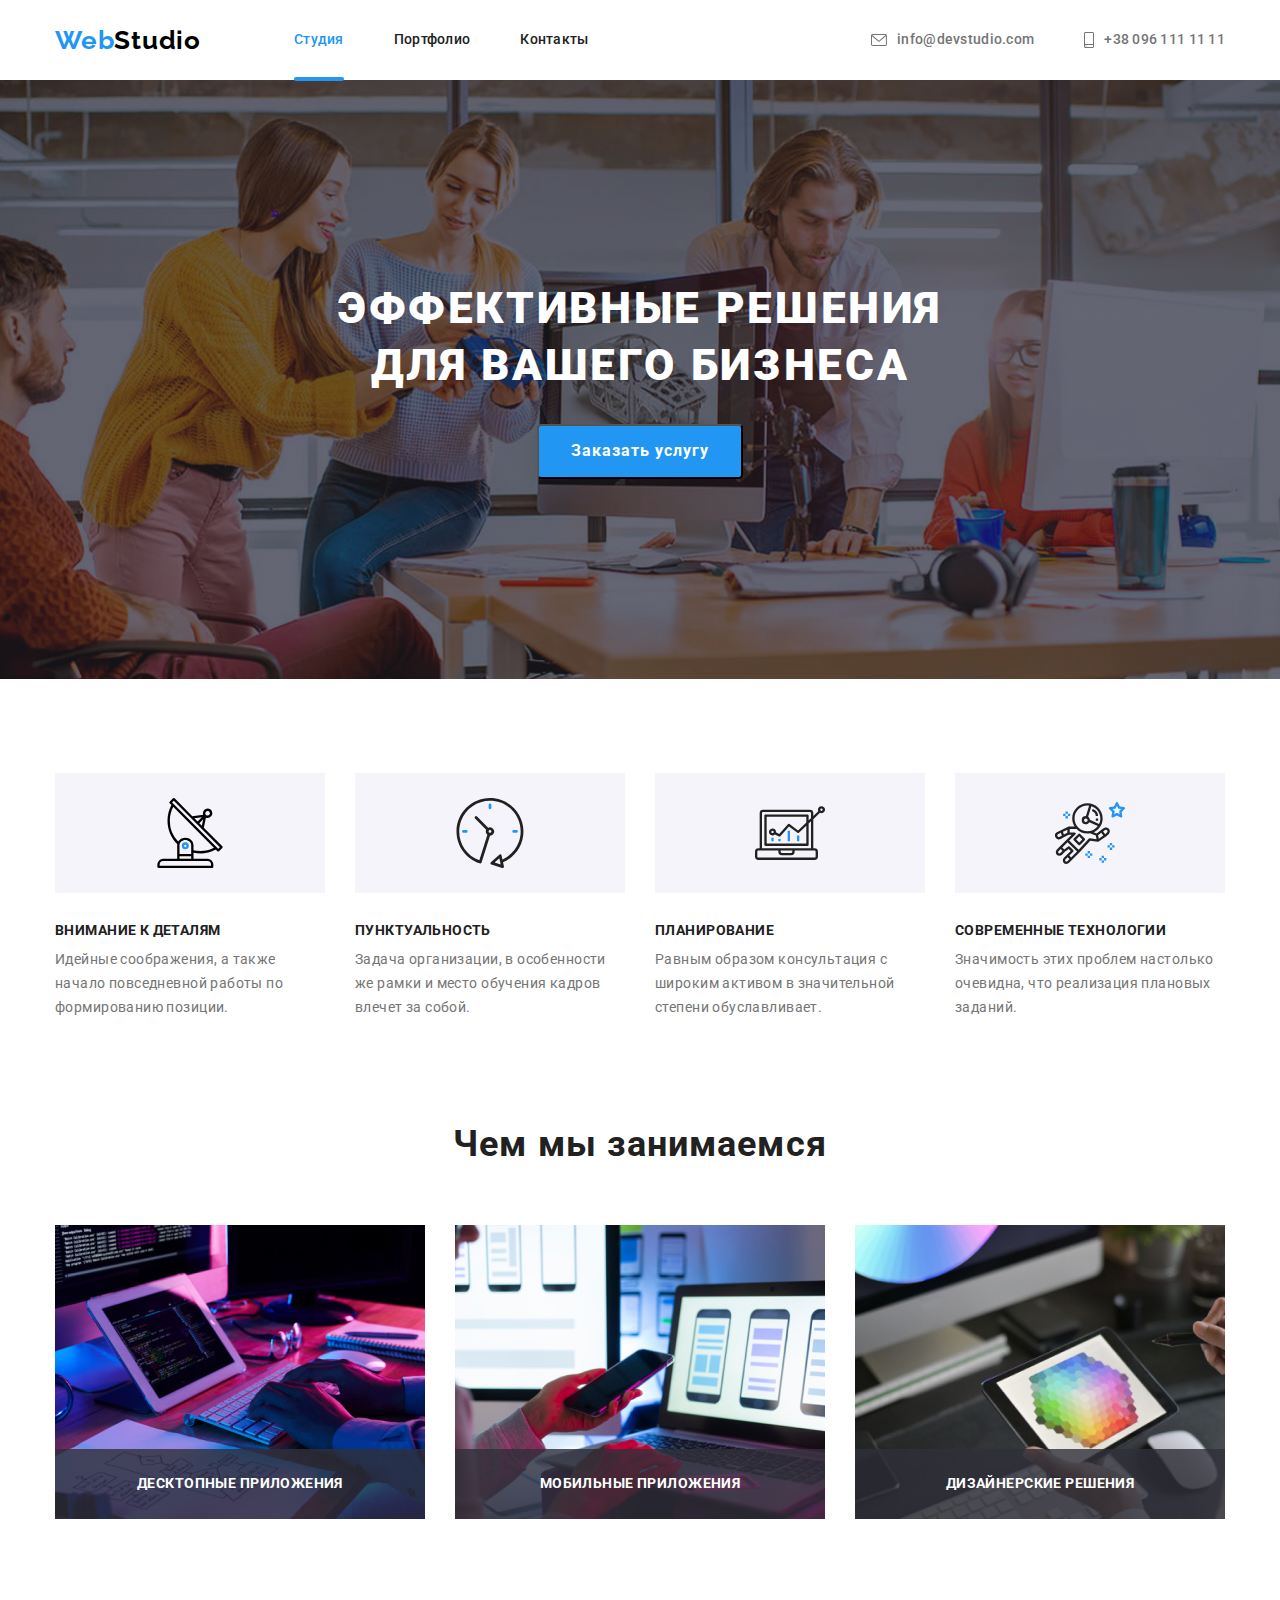
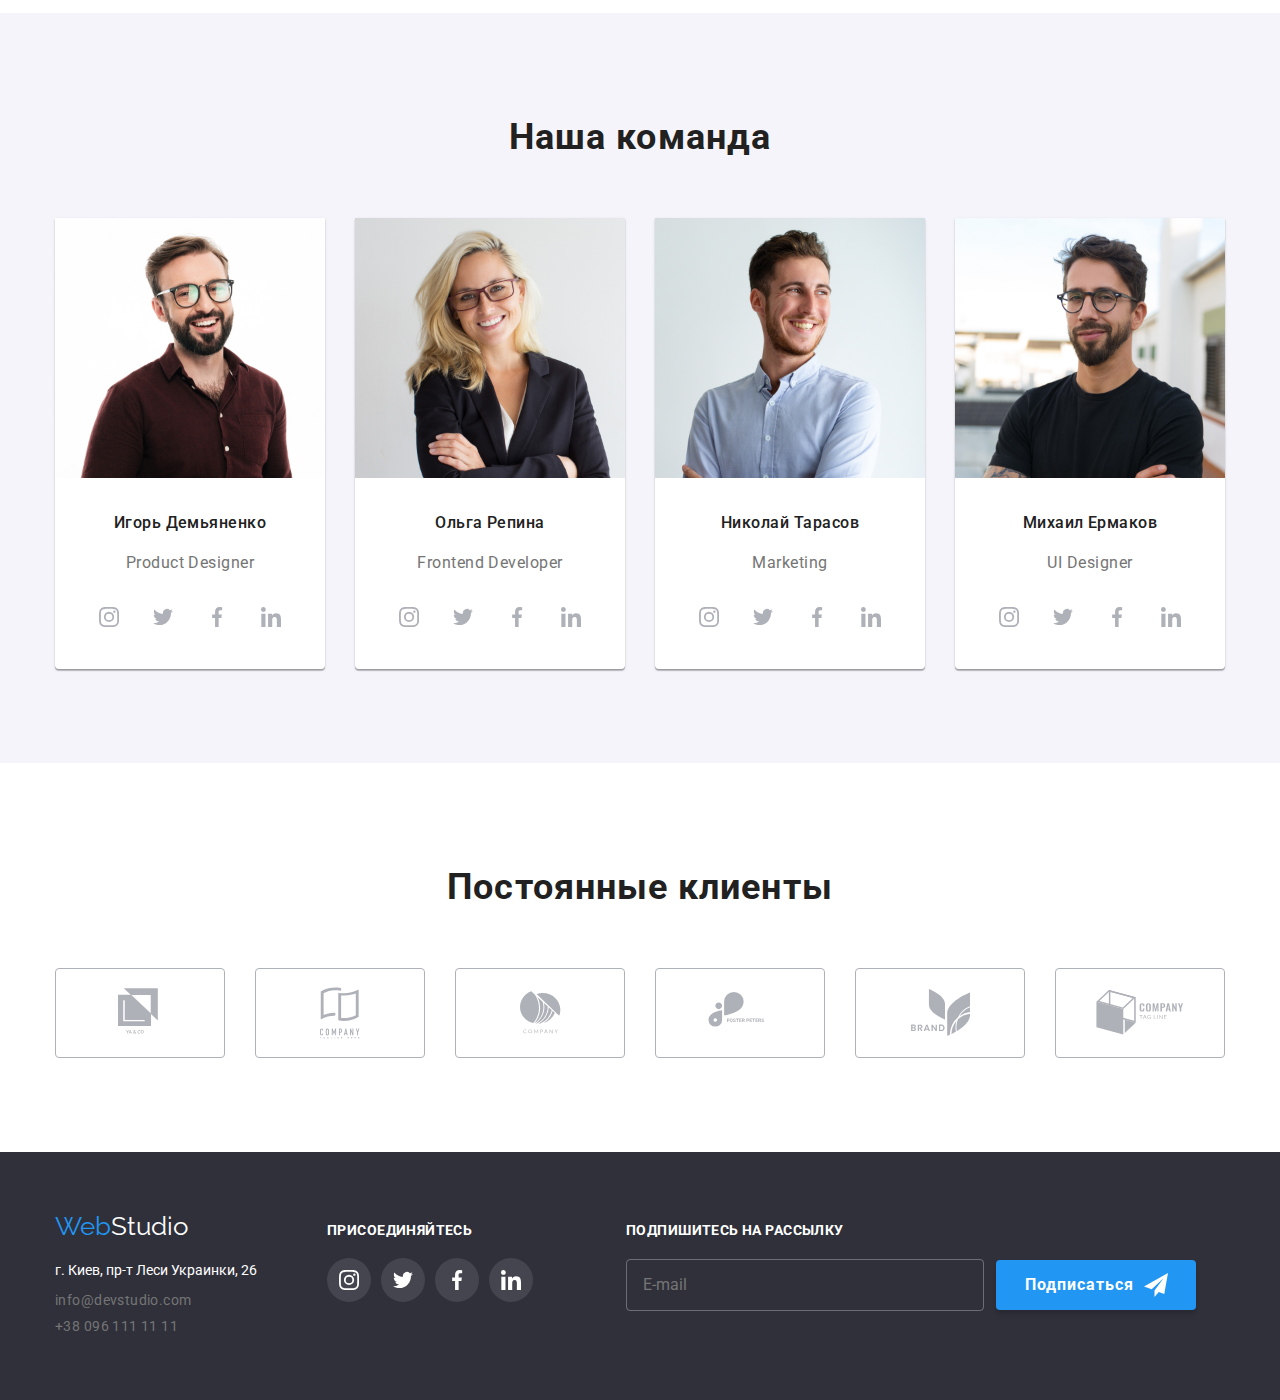
<file: index.html>
<!DOCTYPE html>
<html lang="ru">
  <head>
    <meta charset="UTF-8" />
    <meta name="viewport" content="width=device-width, initial-scale=1.0" />
    <title>Студия</title>
    <link rel="preconnect" href="https://fonts.gstatic.com" />
    <link
      href="https://fonts.googleapis.com/css2?family=Raleway:wght@700&family=Roboto:wght@400;500;700;900&display=swap"
      rel="stylesheet"
    />
    <link
      rel="stylesheet"
      href="https://cdnjs.cloudflare.com/ajax/libs/modern-normalize/1.0.0/modern-normalize.min.css"
    />
    <link rel="stylesheet" href="./css/styles.css" />
  </head>
  <body class="page">
    <!-- Шапка сайта -->
    <header class="header">
      <div class="container">
        <nav class="navigation">
          <a href="./" class="logo link"
            ><span class="part-logo">Web</span>Studio</a
          >

          <ul class="site-nav list">
            <li><a href="" class="link current">Студия</a></li>
            <li><a href="./portfolio.html" class="link">Портфолио</a></li>
            <li><a href="" class="link">Контакты</a></li>
          </ul>
        </nav>

        <ul class="nav-address list">
          <li class="address-item">
            <a href="mailto:info@devstudio.com" class="nav-link">
              <svg class="nav-address-icons" width="16" height="12">
                <use href="images/icons.svg#envelope"></use>
              </svg>
              info@devstudio.com</a
            >
          </li>

          <li class="address-item">
            <a href="tel:+380961111111" class="nav-link">
              <svg class="nav-address-icons" width="10" height="16">
                <use href="images/icons.svg#smartphone"></use>
              </svg>
              +38 096 111 11 11</a
            >
          </li>
        </ul>
      </div>
    </header>

    <main>
      <!-- герой -->
      <section class="hero">
        <div class="hero-position">
          <h1 class="hero-title">Эффективные решения для вашего бизнеса</h1>
          <button data-modal-open type="button" class="hero-text">
            Заказать услугу
          </button>
        </div>
      </section>

      <!-- Преимущества -->
      <section class="advantages">
        <div class="container">
          <h2 class="title visually-hidden">Наши преемущества</h2>
          <ul class="list-advantages list">
            <li class="advantages-item">
              <div class="advantages-box">
                <svg width="70" height="70">
                  <use href="images/icons.svg#antenna"></use>
                </svg>
              </div>
              <h3 class="title">Внимание к деталям</h3>
              <p class="text">
                Идейные соображения, а также начало повседневной работы по
                формированию позиции.
              </p>
            </li>

            <li class="advantages-item">
              <div class="advantages-box">
                <svg width="70" height="70">
                  <use href="images/icons.svg#clock"></use>
                </svg>
              </div>
              <h3 class="title">Пунктуальность</h3>
              <p class="text">
                Задача организации, в особенности же рамки и место обучения
                кадров влечет за собой.
              </p>
            </li>

            <li class="advantages-item">
              <div class="advantages-box">
                <svg width="70" height="70">
                  <use href="images/icons.svg#diagram"></use>
                </svg>
              </div>
              <h3 class="title">Планирование</h3>
              <p class="text">
                Равным образом консультация с широким активом в значительной
                степени обуславливает.
              </p>
            </li>

            <li class="advantages-item">
              <div class="advantages-box">
                <svg width="70" height="70">
                  <use href="images/icons.svg#astronaut"></use>
                </svg>
              </div>
              <h3 class="title">Современные технологии</h3>
              <p class="text">
                Значимость этих проблем настолько очевидна, что реализация
                плановых заданий.
              </p>
            </li>
          </ul>
        </div>
      </section>

      <!-- Чем занимаемся  -->
      <section class="occupation">
        <div class="container">
          <h2 class="title">Чем мы занимаемся</h2>
          <ul class="list-occupation list">
            <li class="occupation-item">
              <div class="occupation-thumb">
                <img src="./images/box-1.jpg" alt="Человек печатает что-то" />
                <div class="occupation-overlay">Десктопные приложения</div>
              </div>
            </li>

            <li class="occupation-item">
              <div class="occupation-thumb">
                <img
                  src="./images/box-2.jpg"
                  alt="Человек держит в руках телефон"
                />
                <div class="occupation-overlay">Мобильные приложения</div>
              </div>
            </li>

            <li class="occupation-item">
              <div class="occupation-thumb">
                <img
                  src="./images/box-3.jpg"
                  alt="Человек держит в руках планшет с палеткой цветов"
                />
                <div class="occupation-overlay">Дизайнерские решения</div>
              </div>
            </li>
          </ul>
        </div>
      </section>

      <!-- Наша команда -->
      <section class="team">
        <div class="container">
          <h2 class="title main-title">Наша команда</h2>

          <ul class="list-team list">
            <li class="team-item">
              <img
                src="./images/person-1.jpg"
                alt="фото дизайнера"
                width="270"
              />
              <div class="team-container">
                <h3 class="title sub-title">Игорь Демьяненко</h3>
                <p lang="en" class="team-text">Product Designer</p>
                <ul class="social-list list">
                  <li class="social-item">
                    <a href="" class="social-link">
                      <svg class="social-icon" width="20" height="20">
                        <use href="images/icons.svg#instagram"></use>
                      </svg>
                    </a>
                  </li>

                  <li class="social-item">
                    <a href="" class="social-link">
                      <svg class="social-icon" width="20" height="20">
                        <use href="images/icons.svg#twitter"></use>
                      </svg>
                    </a>
                  </li>

                  <li class="social-item">
                    <a href="" class="social-link">
                      <svg class="social-icon" width="20" height="20">
                        <use href="images/icons.svg#facebook"></use>
                      </svg>
                    </a>
                  </li>

                  <li class="social-item">
                    <a href="" class="social-link">
                      <svg class="social-icon" width="20" height="20">
                        <use href="images/icons.svg#linkedin"></use>
                      </svg>
                    </a>
                  </li>
                </ul>
              </div>
            </li>

            <li class="team-item">
              <img
                src="./images/person-2.jpg"
                alt="фото фронтенд разработчика"
                width="270"
              />
              <div class="team-container">
                <h3 class="title sub-title">Ольга Репина</h3>
                <p lang="en" class="team-text">Frontend Developer</p>

                <ul class="social-list list">
                  <li class="social-item">
                    <a href="" class="social-link">
                      <svg class="social-icon" width="20" height="20">
                        <use href="images/icons.svg#instagram"></use>
                      </svg>
                    </a>
                  </li>

                  <li class="social-item">
                    <a href="" class="social-link">
                      <svg class="social-icon" width="20" height="20">
                        <use href="images/icons.svg#twitter"></use>
                      </svg>
                    </a>
                  </li>

                  <li class="social-item">
                    <a href="" class="social-link">
                      <svg class="social-icon" width="20" height="20">
                        <use href="images/icons.svg#facebook"></use>
                      </svg>
                    </a>
                  </li>

                  <li class="social-item">
                    <a href="" class="social-link">
                      <svg class="social-icon" width="20" height="20">
                        <use href="images/icons.svg#linkedin"></use>
                      </svg>
                    </a>
                  </li>
                </ul>
              </div>
            </li>

            <li class="team-item">
              <img
                src="./images/person-3.jpg"
                alt="фото маркетолога"
                width="270"
              />
              <div class="team-container">
                <h3 class="title sub-title">Николай Тарасов</h3>
                <p lang="en" class="team-text">Marketing</p>

                <ul class="social-list list">
                  <li class="social-item">
                    <a href="" class="social-link">
                      <svg class="social-icon" width="20" height="20">
                        <use href="images/icons.svg#instagram"></use>
                      </svg>
                    </a>
                  </li>

                  <li class="social-item">
                    <a href="" class="social-link">
                      <svg class="social-icon" width="20" height="20">
                        <use href="images/icons.svg#twitter"></use>
                      </svg>
                    </a>
                  </li>

                  <li class="social-item">
                    <a href="" class="social-link">
                      <svg class="social-icon" width="20" height="20">
                        <use href="images/icons.svg#facebook"></use>
                      </svg>
                    </a>
                  </li>

                  <li class="social-item">
                    <a href="" class="social-link">
                      <svg class="social-icon" width="20" height="20">
                        <use href="images/icons.svg#linkedin"></use>
                      </svg>
                    </a>
                  </li>
                </ul>
              </div>
            </li>

            <li class="team-item">
              <img
                src="./images/person-4.jpg"
                alt="фото дизайнера"
                width="270"
              />
              <div class="team-container">
                <h3 class="title sub-title">Михаил Ермаков</h3>
                <p lang="en" class="team-text">UI Designer</p>

                <ul class="social-list list">
                  <li class="social-item">
                    <a href="" class="social-link">
                      <svg class="social-icon" width="20" height="20">
                        <use href="images/icons.svg#instagram"></use>
                      </svg>
                    </a>
                  </li>

                  <li class="social-item">
                    <a href="" class="social-link">
                      <svg class="social-icon" width="20" height="20">
                        <use href="images/icons.svg#twitter"></use>
                      </svg>
                    </a>
                  </li>

                  <li class="social-item">
                    <a href="" class="social-link">
                      <svg class="social-icon" width="20" height="20">
                        <use href="images/icons.svg#facebook"></use>
                      </svg>
                    </a>
                  </li>

                  <li class="social-item">
                    <a href="" class="social-link">
                      <svg class="social-icon" width="20" height="20">
                        <use href="images/icons.svg#linkedin"></use>
                      </svg>
                    </a>
                  </li>
                </ul>
              </div>
            </li>
          </ul>
        </div>
      </section>
    </main>

    <section class="regular">
      <div class="container">
        <h2 class="title-regular title">Постоянные клиенты</h2>

        <ul class="clients-list list">
          <li class="clients-item">
            <a href="" class="clients-link">
              <svg class="clients-icon" width="44" height="49">
                <use href="images/icons.svg#logo-1"></use>
              </svg>
            </a>
          </li>

          <li class="clients-item">
            <a href="" class="clients-link">
              <svg class="clients-icon" width="40" height="52">
                <use href="images/icons.svg#logo-2"></use>
              </svg>
            </a>
          </li>

          <li class="clients-item">
            <a href="" class="clients-link">
              <svg class="clients-icon" width="41" height="43">
                <use href="images/icons.svg#logo-3"></use>
              </svg>
            </a>
          </li>

          <li class="clients-item">
            <a href="" class="clients-link">
              <svg class="clients-icon" width="80" height="42">
                <use href="images/icons.svg#logo-4"></use>
              </svg>
            </a>
          </li>

          <li class="clients-item">
            <a href="" class="clients-link">
              <svg class="clients-icon" width="59" height="47">
                <use href="images/icons.svg#logo-5"></use>
              </svg>
            </a>
          </li>

          <li class="clients-item">
            <a href="" class="clients-link">
              <svg class="clients-icon" width="88" height="45">
                <use href="images/icons.svg#logo-6"></use>
              </svg>
            </a>
          </li>
        </ul>
      </div>
    </section>

    <!-- Футер -->
    <footer class="footer">
      <div class="container">
        <div class="container-main">
          <a href="./index.html" class="footer-logo link"
            ><span class="part-logo">Web</span>Studio</a
          >
          <address class="footer-address">
            <p class="footer-text">г. Киев, пр-т Леси Украинки, 26</p>
            <a href="mailto:info@devstudio.com" class="link"
              >info@devstudio.com</a
            >
            <a href="tel:+380961111111" class="link">+38 096 111 11 11</a>
          </address>
        </div>

        <div class="join-container">
          <p class="join-text">присоединяйтесь</p>
          <ul class="join-list list">
            <li class="social-item">
              <a href="" class="footer-social">
                <svg class="social-icon" width="20" height="20">
                  <use href="images/icons.svg#instagram"></use>
                </svg>
              </a>
            </li>

            <li class="social-item">
              <a href="" class="footer-social">
                <svg class="social-icon" width="20" height="20">
                  <use href="images/icons.svg#twitter"></use>
                </svg>
              </a>
            </li>

            <li class="social-item">
              <a href="" class="footer-social">
                <svg class="social-icon" width="20" height="20">
                  <use href="images/icons.svg#facebook"></use>
                </svg>
              </a>
            </li>

            <li class="social-item">
              <a href="" class="footer-social">
                <svg class="social-icon" width="20" height="20">
                  <use href="images/icons.svg#linkedin"></use>
                </svg>
              </a>
            </li>
          </ul>
        </div>

        <div class="subscribe-container">
          <label for="mail" class="subscribe-label"
            >Подпишитесь на рассылку</label
          >
          <form class="subscribe-form">
            <div class="input-wrapper">
              <input type="text" name="mail" id="mail" placeholder="E-mail" />
            </div>

            <button type="submit" class="subscribe-button">
              Подписаться
              <svg width="24" height="24" class="icon-send">
                <use href="./images/icons.svg#icon-send"></use>
              </svg>
            </button>
          </form>
        </div>
      </div>
    </footer>

    <!-- modal -->
    <div class="backdrop is-hidden" data-modal>
      <div class="modal">
        <button data-modal-close type="button" class="btn-modal">
          <svg width="11" height="11">
            <use href="./images/icons.svg#close"></use>
          </svg>
        </button>

        <b class="modal-title">Оставьте свои данные, мы вам перезвоним</b>
        <form class="signup-form">
          <div class="group">
            <label for="name" class="label">Имя</label>
            <div class="modal-input-wrapper">
              <input class="input" type="text" name="name" id="name" />
              <svg class="modal-icon" width="18" height="18">
                <use href="./images/icons.svg#person-black"></use>
              </svg>
            </div>
          </div>

          <div class="group">
            <label for="tel" class="label">Телефон</label>
            <div class="modal-input-wrapper">
              <input class="input" type="tel" name="tel" id="tel" />
              <svg class="modal-icon" width="18" height="18">
                <use href="./images/icons.svg#phone-black"></use>
              </svg>
            </div>
          </div>

          <div class="group">
            <label for="email" class="label">Почта</label>
            <div class="modal-input-wrapper">
              <input class="input" type="email" name="mail" id="email" />
              <svg class="modal-icon" width="18" height="18">
                <use href="./images/icons.svg#email-black"></use>
              </svg>
            </div>
          </div>

          <div class="group">
            <label for="comment" class="label">Комментарий</label>
            <div class="modal-input-wrapper">
              <textarea
                class="textarea"
                name="comment"
                id="comment"
                placeholder="Введите текст"
              ></textarea>
            </div>
          </div>

          <div class="check-box">
            <label class="check-box-label">
              <input class="check-box" type="checkbox" />
              <svg class="checkbox-icon" width="16" height="15">
                <use href="./images/icons.svg#icon-check"></use>
              </svg>
              Соглашаюсь с рассылкой и принимаю <a href="#">Условия договора</a>
            </label>
          </div>

          <button class="submit-button" type="submit">Отправить</button>
        </form>
      </div>
    </div>

    <script src="./js/modal.js"></script>
  </body>
</html>
</file>
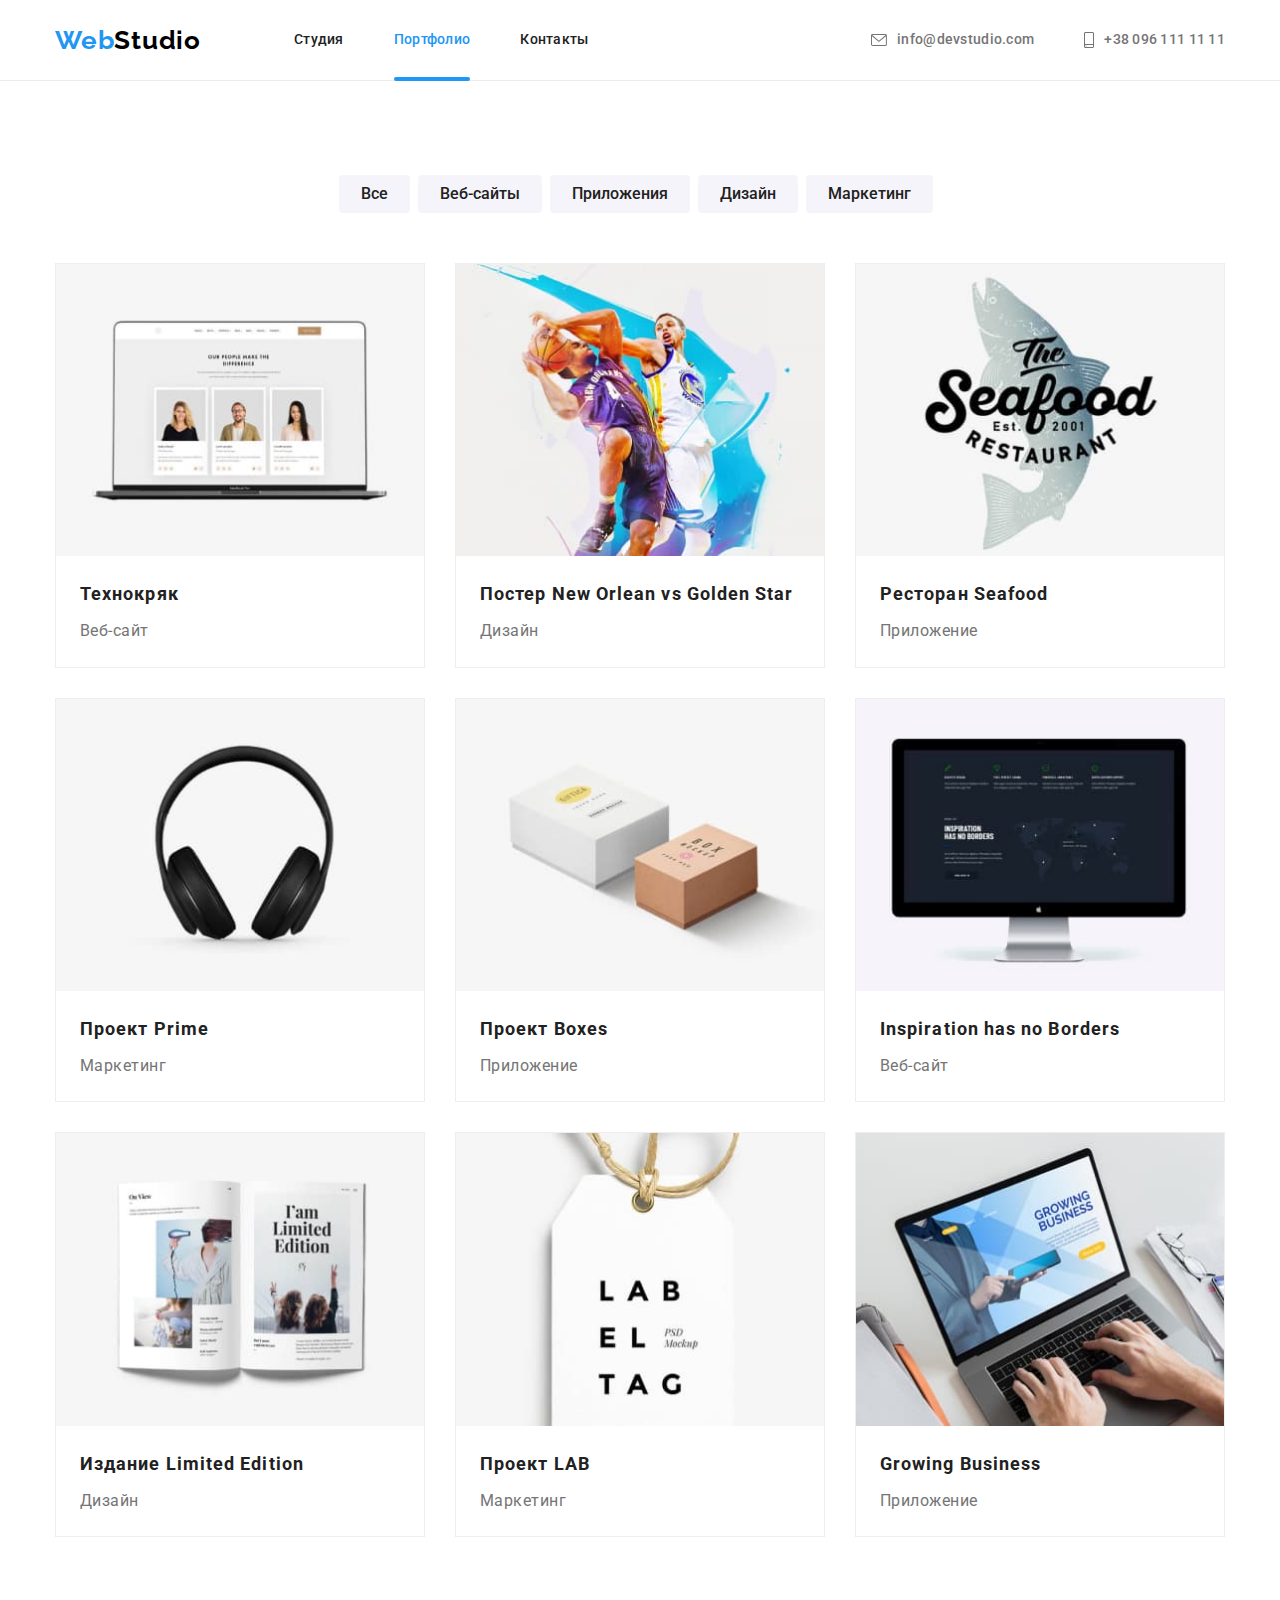
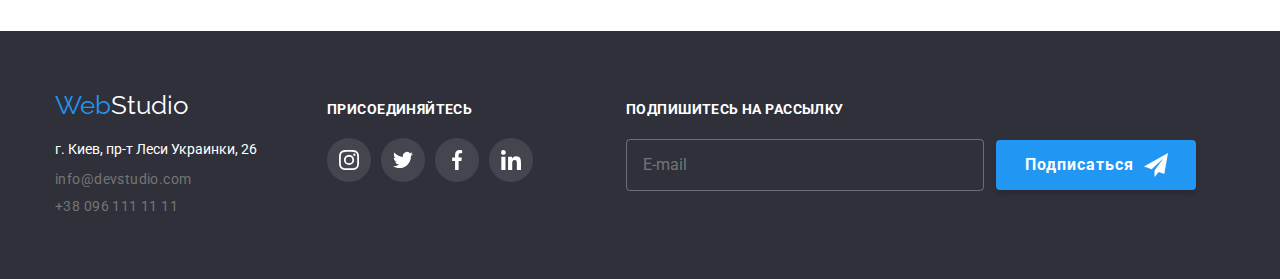
<file: portfolio.html>
<!DOCTYPE html>
<html lang="ru">
  <head>
    <meta charset="UTF-8" />
    <meta http-equiv="X-UA-Compatible" content="IE=edge" />
    <meta name="viewport" content="width=device-width, initial-scale=1.0" />
    <title>Портфолио</title>
    <link rel="preconnect" href="https://fonts.gstatic.com" />
    <link
      href="https://fonts.googleapis.com/css2?family=Raleway:wght@700&family=Roboto:wght@400;500;700;900&display=swap"
      rel="stylesheet"
    />
    <link
      rel="stylesheet"
      href="https://cdnjs.cloudflare.com/ajax/libs/modern-normalize/1.0.0/modern-normalize.min.css"
    />
    <link rel="stylesheet" href="./css/styles.css" />
  </head>

  <body class="page">
    <!-- Шапка сайта -->
    <header class="header header-portfolio">
      <div class="container">
        <nav class="navigation">
          <a href="./" class="logo link"
            ><span class="part-logo">Web</span>Studio</a
          >

          <ul class="site-nav list">
            <li><a href="./index.html" class="link">Студия</a></li>
            <li><a href="" class="link current">Портфолио</a></li>
            <li><a href="" class="link">Контакты</a></li>
          </ul>
        </nav>

        <ul class="nav-address list">
          <li class="address-item">
            <a href="mailto:info@devstudio.com" class="nav-link">
              <svg class="nav-address-icons" width="16" height="12">
                <use href="images/icons.svg#envelope"></use>
              </svg>
              info@devstudio.com</a
            >
          </li>

          <li class="address-item">
            <a href="tel:+380961111111" class="nav-link">
              <svg class="nav-address-icons" width="10" height="16">
                <use href="images/icons.svg#smartphone"></use>
              </svg>
              +38 096 111 11 11</a
            >
          </li>
        </ul>
      </div>
    </header>

    <main>
      <section class="portfolio">
        <div class="container">
          <h1 class="title visually-hidden">Примеры наших работ</h1>
          <ul class="list list-position">
            <li class="btn-item">
              <button type="button" class="button">Все</button>
            </li>
            <li class="btn-item">
              <button type="button" class="button">Веб-сайты</button>
            </li>
            <li class="btn-item">
              <button type="button" class="button">Приложения</button>
            </li>
            <li class="btn-item">
              <button type="button" class="button">Дизайн</button>
            </li>
            <li class="btn-item">
              <button type="button" class="button">Маркетинг</button>
            </li>
          </ul>

          <ul class="list card-set">
            <li class="item">
              <a href="" class="card link">
                <div class="card-thumb">
                  <img src="./portimages/img-1.jpg" alt="три человека" />
                  <div class="thumb-overlay">
                    Технокряк это современная площадка распространения
                    коронавируса. Компании используют эту платформу для
                    цифрового шпионажа и атак на защищённые сервера конкурентов.
                  </div>
                </div>

                <div class="card-content">
                  <h2 class="title card-heading">Технокряк</h2>
                  <p class="title-text card-text">Веб-сайт</p>
                </div>
              </a>
            </li>

            <li class="item">
              <a href="" class="card link">
                <div class="card-thumb">
                  <img
                    src="./portimages/img-2.jpg"
                    alt="два человека играют баскетбол"
                  />
                  <div class="thumb-overlay">
                    Технокряк это современная площадка распространения
                    коронавируса. Компании используют эту платформу для
                    цифрового шпионажа и атак на защищённые сервера конкурентов.
                  </div>
                </div>
                <div class="card-content">
                  <h2 class="title card-heading">
                    Постер New Orlean vs Golden Star
                  </h2>
                  <p class="title-text card-text">Дизайн</p>
                </div>
              </a>
            </li>

            <li class="item">
              <a href="" class="card link">
                <div class="card-thumb">
                  <img src="./portimages/img-3.jpg" alt="лого ресторана" />
                  <div class="thumb-overlay">
                    Технокряк это современная площадка распространения
                    коронавируса. Компании используют эту платформу для
                    цифрового шпионажа и атак на защищённые сервера конкурентов.
                  </div>
                </div>
                <div class="card-content">
                  <h2 class="title card-heading">Ресторан Seafood</h2>
                  <p class="title-text card-text">Приложение</p>
                </div>
              </a>
            </li>

            <li class="item">
              <a href="" class="card link">
                <div class="card-thumb">
                  <img src="./portimages/img-4.jpg" alt="наушники" />
                  <div class="thumb-overlay">
                    Технокряк это современная площадка распространения
                    коронавируса. Компании используют эту платформу для
                    цифрового шпионажа и атак на защищённые сервера конкурентов.
                  </div>
                </div>
                <div class="card-content">
                  <h2 class="title card-heading">Проект Prime</h2>
                  <p class="title-text card-text">Маркетинг</p>
                </div>
              </a>
            </li>

            <li class="item">
              <a href="" class="card link">
                <div class="card-thumb">
                  <img src="./portimages/img-5.jpg" alt="коробки" />
                  <div class="thumb-overlay">
                    Технокряк это современная площадка распространения
                    коронавируса. Компании используют эту платформу для
                    цифрового шпионажа и атак на защищённые сервера конкурентов.
                  </div>
                </div>
                <div class="card-content">
                  <h2 class="title card-heading">Проект Boxes</h2>
                  <p class="title-text card-text">Приложение</p>
                </div>
              </a>
            </li>

            <li class="item">
              <a href="" class="card link">
                <div class="card-thumb">
                  <img src="./portimages/img-6.jpg" alt="монитор" />
                  <div class="thumb-overlay">
                    Технокряк это современная площадка распространения
                    коронавируса. Компании используют эту платформу для
                    цифрового шпионажа и атак на защищённые сервера конкурентов.
                  </div>
                </div>
                <div class="card-content">
                  <h2 class="title card-heading">Inspiration has no Borders</h2>
                  <p class="title-text card-text">Веб-сайт</p>
                </div>
              </a>
            </li>

            <li class="item">
              <a href="" class="card link">
                <div class="card-thumb">
                  <img src="./portimages/img-7.jpg" alt="журнал" />
                  <div class="thumb-overlay">
                    Технокряк это современная площадка распространения
                    коронавируса. Компании используют эту платформу для
                    цифрового шпионажа и атак на защищённые сервера конкурентов.
                  </div>
                </div>
                <div class="card-content">
                  <h2 class="title card-heading">Издание Limited Edition</h2>
                  <p class="title-text card-text">Дизайн</p>
                </div>
              </a>
            </li>

            <li class="item">
              <a href="" class="card link">
                <div class="card-thumb">
                  <img src="./portimages/img-8.jpg" alt="этикетка" />
                  <div class="thumb-overlay">
                    Технокряк это современная площадка распространения
                    коронавируса. Компании используют эту платформу для
                    цифрового шпионажа и атак на защищённые сервера конкурентов.
                  </div>
                </div>
                <div class="card-content">
                  <h2 class="title card-heading">Проект LAB</h2>
                  <p class="title-text card-text">Маркетинг</p>
                </div>
              </a>
            </li>

            <li class="item">
              <a href="" class="card link">
                <div class="card-thumb">
                  <img src="./portimages/img-9.jpg" alt="этикетка" />
                  <div class="thumb-overlay">
                    Технокряк это современная площадка распространения
                    коронавируса. Компании используют эту платформу для
                    цифрового шпионажа и атак на защищённые сервера конкурентов.
                  </div>
                </div>
                <div class="card-content">
                  <h2 class="title card-heading">Growing Business</h2>
                  <p class="title-text card-text">Приложение</p>
                </div>
              </a>
            </li>
          </ul>
        </div>
      </section>
    </main>

    <!-- Футер -->
    <footer class="footer">
      <div class="container">
        <div class="container-main">
          <a href="./index.html" class="footer-logo link"
            ><span class="part-logo">Web</span>Studio</a
          >
          <address class="footer-address">
            <p class="footer-text">г. Киев, пр-т Леси Украинки, 26</p>
            <a href="mailto:info@devstudio.com" class="link"
              >info@devstudio.com</a
            >
            <a href="tel:+380961111111" class="link">+38 096 111 11 11</a>
          </address>
        </div>

        <div class="join-container">
          <p class="join-text">присоединяйтесь</p>
          <ul class="join-list list">
            <li class="social-item">
              <a href="" class="footer-social">
                <svg class="social-icon" width="20" height="20">
                  <use href="images/icons.svg#instagram"></use>
                </svg>
              </a>
            </li>

            <li class="social-item">
              <a href="" class="footer-social">
                <svg class="social-icon" width="20" height="20">
                  <use href="images/icons.svg#twitter"></use>
                </svg>
              </a>
            </li>

            <li class="social-item">
              <a href="" class="footer-social">
                <svg class="social-icon" width="20" height="20">
                  <use href="images/icons.svg#facebook"></use>
                </svg>
              </a>
            </li>

            <li class="social-item">
              <a href="" class="footer-social">
                <svg class="social-icon" width="20" height="20">
                  <use href="images/icons.svg#linkedin"></use>
                </svg>
              </a>
            </li>
          </ul>
        </div>

        <div class="subscribe-container">
          <label for="mail" class="subscribe-label"
            >Подпишитесь на рассылку</label
          >
          <form class="subscribe-form">
            <div class="input-wrapper">
              <input type="text" name="mail" id="mail" placeholder="E-mail" />
            </div>

            <button type="submit" class="subscribe-button">
              Подписаться
              <svg width="24" height="24" class="icon-send">
                <use href="./images/icons.svg#icon-send"></use>
              </svg>
            </button>
          </form>
        </div>
      </div>
    </footer>
  </body>
</html>
</file>
<file: css/styles.css>
.page {
  color: var(--primary-text-color);
  font-family: 'Roboto', sans-serif;
  margin: 0;
}

:root {
  --primary-text-color: #757575;
  --text-nav-title-color: #212121;
  --accent-color: #2196f3;
  --white-color: #ffffff;
  --fotter-contacts: rgba (255, 255, 255, 0.6);
  --logo: #000000;
  --background: #2f303a;
  --section-background: #f5f4fa;
  --social-links: #afb1b8;
  --footer-social-links: rgba(255, 255, 255, 0.1);
  --background-overlay: rgba(47, 48, 58, 0.8);
  --background-thumb: rgba(33, 150, 243, 0.9);
  --modal-background: rgba(0, 0, 0, 0.2);

  /* animation */
  --animation-duration: 250ms;
  --timing-function: cubic-bezier(0.4, 0, 0.2, 1);
}

.list {
  list-style: none;
  padding: 0;
  margin: 0;
}

.link {
  text-decoration: none;
  color: var(--text-nav-title-color);
}

.site-nav a {
  text-decoration: none;
  color: var(--text-nav-title-color);
}

p,
h1,
h2,
h3,
h4,
h5,
h6 {
  padding: 0;
  margin: 0;
}

/* styles for container */
.container {
  margin-left: auto;
  margin-right: auto;
  width: 1200px;
  padding-left: 15px;
  padding-right: 15px;
}

/* header */
.header > .container {
  display: flex;
  align-items: center;
  justify-content: space-between;
}

.navigation {
  display: flex;
  align-items: center;
}

/* header logo */
.part-logo {
  font-family: 'Raleway', sans-serif;

  color: var(--accent-color);
}

.logo {
  margin-right: 93px;

  font-family: 'Raleway', sans-serif;
  font-weight: 700;
  font-size: 26px;
  line-height: 1.1;
  letter-spacing: 0.03em;

  color: var(--logo);
}

/* main site nav without navigation address */
.site-nav .link.current {
  color: var(--accent-color);
  position: relative;
}

.site-nav .link.current::after {
  content: '';
  display: block;

  position: absolute;
  left: 0;
  bottom: -1px;
  width: 100%;
  height: 4px;
  border-radius: 2px;
  background-color: var(--accent-color);
}

.site-nav {
  display: flex;
  font-weight: 500;
  font-size: 14px;
  line-height: 1.1;
  letter-spacing: 0.02em;
}

.site-nav .link {
  color: var(--text-nav-title-color);
  display: inline-block;
  padding-top: 32px;
  padding-bottom: 32px;

  transition: color var(--animation-duration) var(--timing-function);
}

.site-nav > li:not(:last-child) {
  margin-right: 50px;
}

.site-nav .link:hover,
.site-nav .link:focus {
  color: var(--accent-color);
}

/* navigation address */
.container > .nav-address {
  display: flex;
  margin-left: auto;
  font-weight: 500;
  font-size: 14px;
  line-height: 1.1;
  letter-spacing: 0.02em;
}

.address-item:not(:last-child) {
  margin-right: 50px;
}

.nav-link {
  display: flex;
  align-items: center;
  padding-top: 32px;
  padding-bottom: 32px;

  font-weight: 500;
  font-size: 14px;
  line-height: 1.1;
  letter-spacing: 0.02em;
  text-decoration: none;
  font-style: normal;

  color: var(--primary-text-color);

  transition: color var(--animation-duration) var(--timing-function);
}

.nav-link:hover,
.nav-link:focus {
  color: var(--accent-color);
}

.nav-address-icons {
  margin-right: 10px;
  fill: currentColor;
}

/* main */
/* hero */
.hero {
  margin-left: auto;
  margin-right: auto;
  background-image: linear-gradient(
      to right,
      rgba(47, 48, 58, 0.4),
      rgba(47, 48, 58, 0.4)
    ),
    url('../images/background.jpg');
  background-color: var(--background);
  background-repeat: no-repeat;
  background-size: cover;
  background-position: center;
  text-align: center;
  max-width: 1600px;
  max-height: 600px;
}

.hero-position {
  padding-top: 200px;
  padding-bottom: 200px;
}

.hero-title {
  max-width: 696px;
  margin: auto;
  margin-bottom: 30px;
  font-weight: 900;
  font-size: 44px;
  line-height: 1.3;
  letter-spacing: 0.06em;
  text-transform: uppercase;

  color: var(--white-color);
}

.hero-text {
  padding-left: 32px;
  padding-right: 32px;
  padding-top: 10px;
  padding-bottom: 10px;
  border-radius: 4px;

  background-color: var(--accent-color);
  font-weight: 700;
  font-size: 16px;
  line-height: 1.9;
  text-align: center;
  letter-spacing: 0.06em;

  cursor: pointer;
  color: var(--white-color);
}

/* section advantages */

.visually-hidden {
  position: absolute;
  width: 1px;
  height: 1px;
  margin: -1px;
  border: 0;
  padding: 0;

  white-space: nowrap;
  clip-path: inset(100%);
  clip: rect(0 0 0 0);
  overflow: hidden;
}

.list-advantages {
  display: flex;
}

.advantages-item:not(:last-child) {
  margin-right: 30px;
}

.advantages {
  padding-top: 94px;
  padding-bottom: 94px;
}

.advantages-box {
  display: flex;
  justify-content: center;
  align-items: center;
  width: 270px;
  height: 120px;
  background-color: var(--section-background);
  margin-bottom: 30px;
}

.advantages .title {
  margin-bottom: 10px;
  font-weight: 700;
  font-size: 14px;
  line-height: 1.1;
  letter-spacing: 0.03em;
  text-transform: uppercase;
}

.advantages .text {
  font-weight: 400;
  font-size: 14px;
  line-height: 1.7;
  letter-spacing: 0.03em;
}

.title {
  color: var(--text-nav-title-color);
}

.title-text {
  color: var(--primary-text-color);
}

/* section occupation */
.occupation {
  padding-bottom: 94px;
}

.occupation .title,
.team .main-title {
  margin-bottom: 50px;

  font-weight: 700;
  font-size: 36px;
  line-height: 1.7;
  text-align: center;
  letter-spacing: 0.03em;
}

.list-occupation {
  display: flex;
}

.occupation-item:not(:last-child) {
  margin-right: 30px;
}

.occupation-thumb {
  position: relative;
}

.occupation-overlay {
  position: absolute;
  left: 0;
  bottom: 0;
  width: 100%;

  padding-top: 27px;
  padding-bottom: 27px;

  font-weight: bold;
  font-size: 14px;
  line-height: 1.1;
  letter-spacing: 0.03em;
  text-transform: uppercase;
  text-align: center;

  color: var(--white-color);

  background-color: var(--background-overlay);
}

/* section team */
.list-team {
  display: flex;
}

.team .sub-title {
  margin-bottom: 10px;

  font-weight: 500;
  font-size: 16px;
  line-height: 1.9;
  letter-spacing: 0.03em;
}

.team {
  padding-top: 94px;
  padding-bottom: 94px;
  min-height: 648px;
  background-color: var(--section-background);
}

.team-text {
  margin-bottom: 16px;

  font-weight: 400;
  font-size: 16px;
  line-height: 1.9;
  letter-spacing: 0.03em;
}

.team-container {
  padding-top: 30px;
  padding-bottom: 30px;
}

.social-list {
  display: flex;
  justify-content: center;
  align-items: center;
}

.social-item:not(:last-child) {
  margin-right: 10px;
}

.social-link {
  display: inline-flex;
  width: 44px;
  height: 44px;
  padding-top: 12px;
  padding-bottom: 12px;
  padding-left: 12px;
  padding-right: 12px;
  border-radius: 50%;

  color: var(--social-links);

  transition: background-color var(--animation-duration) var(--timing-function),
    color var(--animation-duration) var(--timing-function);
}

.social-link:hover,
.social-link:focus {
  background-color: var(--accent-color);
  color: var(--white-color);
}

.social-icon {
  fill: currentColor;
}

.team-item {
  text-align: center;
  background: var(--white-color);
  box-shadow: 0px 1px 3px rgba(0, 0, 0, 0.12), 0px 1px 1px rgba(0, 0, 0, 0.14),
    0px 2px 1px rgba(0, 0, 0, 0.2);
  border-radius: 0px 0px 4px 4px;
}

.team-item:not(:last-child) {
  margin-right: 30px;
}

/* section our clients */
.regular {
  padding-top: 94px;
  padding-bottom: 94px;
}

.title-regular {
  margin-bottom: 50px;
  font-style: normal;
  font-weight: bold;
  font-size: 36px;
  line-height: 1.7;
  text-align: center;
  letter-spacing: 0.03em;
}

.clients-list {
  display: flex;
  justify-content: center;
  align-items: center;
}

.clients-item:not(:last-child) {
  margin-right: 30px;
}

.clients-link {
  display: inline-flex;
  justify-content: center;
  align-items: center;
  width: 170px;
  height: 90px;

  border: 1px solid var(--social-links);
  border-radius: 4px;

  color: var(--social-links);

  transition: background-color var(--animation-duration) var(--timing-function),
    color var(--animation-duration) var(--timing-function);
}

.clients-link:hover,
.clients-link:focus {
  color: var(--accent-color);
  border-color: var(--accent-color);
}

.clients-icon {
  fill: currentColor;
}

/* footer */

.footer {
  padding-top: 60px;
  padding-bottom: 60px;
  background-color: var(--background);
}

.footer > .container {
  display: flex;
  flex-wrap: wrap;
  align-items: baseline;
}

.join-container {
  margin-left: 70px;
}

.footer-social {
  display: inline-flex;
  width: 44px;
  height: 44px;
  padding-top: 12px;
  padding-bottom: 12px;
  padding-left: 12px;
  padding-right: 12px;
  border-radius: 50%;

  color: var(--white-color);
  background: var(--footer-social-links);

  transition: background-color var(--animation-duration) var(--timing-function),
    color var(--animation-duration) var(--timing-function);
}

.footer-social:hover,
.footer-social:focus {
  background-color: var(--accent-color);
}

.join-list {
  display: flex;
}

.join-text {
  margin-bottom: 20px;
  font-style: normal;
  font-weight: bold;
  font-size: 14px;
  line-height: 1.1;
  letter-spacing: 0.03em;
  text-transform: uppercase;

  color: var(--white-color);
}

.footer-logo {
  display: inline-block;
  margin-bottom: 20px;
  font-family: 'Raleway', sans-serif;
  font-size: 26px;

  color: var(--white-color);
}

.footer-text {
  margin-bottom: 9px;
  font-weight: normal;
  font-size: 14px;
  font-style: normal;

  color: var(--white-color);
}

.footer-address .link {
  display: flex;
  flex-direction: column;
  align-items: flex-start;
  font-style: normal;

  color: var(--fotter-contacts);

  font-weight: 400;
  font-size: 14px;
  line-height: 1.9;
  letter-spacing: 0.03em;

  transition: color var(--animation-duration) var(--timing-function);
}

.footer-address .link:hover,
.footer-address .link:focus {
  color: var(--accent-color);
}

.subscribe-container {
  margin-left: 93px;
}

.subscribe-label {
  font-weight: bold;
  font-size: 14px;
  line-height: 1.14;
  letter-spacing: 0.03em;
  text-transform: uppercase;
  color: var(--white-color);
}

.input-wrapper {
  margin-top: 20px;
}

.input-wrapper input {
  width: 358px;
  margin: 0px;
  padding-left: 16px;
  padding-top: 15px;
  padding-bottom: 15px;

  border: 1px solid rgba(255, 255, 255, 0.3);
  border-radius: 4px;

  background-color: transparent;
  color: rgba(255, 255, 255, 0.6);

  font-family: inherit;
  font-size: 16px;
  line-height: 1.25;
}

.subscribe-button {
  display: flex;
  align-items: center;

  margin-left: 12px;
  padding-left: 29px;
  padding-right: 28px;
  padding-top: 10px;
  padding-bottom: 10px;

  border: none;
  box-shadow: 0px 4px 4px rgba(0, 0, 0, 0.15);
  border-radius: 4px;

  font-weight: bold;
  font-size: 16px;
  line-height: 1.875;
  letter-spacing: 0.06em;

  color: var(--white-color);
  background-color: var(--accent-color);

  cursor: pointer;
}

.icon-send {
  margin-left: 10px;
  fill: var(--white-color);
}

.subscribe-form {
  display: flex;
  align-items: baseline;
}

/* portfolio */
img {
  display: block;
  max-width: 100%;
  height: auto;
}

.header-portfolio {
  border-bottom: 1px solid rgba(236, 236, 236, 1);
}

.portfolio {
  padding-top: 94px;
  padding-bottom: 94px;
}

.list-position {
  display: flex;
  justify-content: center;
  margin-bottom: 50px;
}

.btn-item {
  margin-right: 8px;
}

.button {
  border: none;
  border-radius: 4px;
  padding-left: 22px;
  padding-right: 22px;
  padding-top: 6px;
  padding-bottom: 6px;

  cursor: pointer;

  font-family: 'Roboto', sans-serif;
  font-weight: 500;
  font-size: 16px;
  line-height: 1.62;

  color: var(--text-nav-title-color);
  background-color: var(--section-background);

  transition: background-color var(--animation-duration) var(--timing-function),
    color var(--animation-duration) var(--timing-function),
    box-shadow var(--animation-duration) var(--timing-function);
}

.button:hover,
.button:focus {
  color: var(--white-color);
  background-color: var(--accent-color);
  box-shadow: 0px 4px 4px rgba(0, 0, 0, 0.25);
}

.item:hover .thumb-overlay,
.item:focus .thumb-overlay {
  transform: translateY(0);
}

.card-thumb {
  position: relative;
  overflow: hidden;
}

.thumb-overlay {
  position: absolute;
  top: 1px;
  left: 0;
  width: 100%;
  height: 100%;

  transform: translateY(100%);

  padding-left: 24px;
  padding-top: 63px;
  padding-right: 24px;
  padding-bottom: 63px;

  font-weight: normal;
  font-size: 18px;
  line-height: 1.6;
  letter-spacing: 0.03em;

  color: var(--white-color);
  background-color: var(--background-thumb);

  transition: transform var(--animation-duration) var(--timing-function);
}

.link .title {
  font-size: 18px;
  line-height: 2;
  letter-spacing: 0.06em;
}

.link .title-text {
  font-weight: 400;
  font-size: 16px;
  line-height: 1.9;
  letter-spacing: 0.03em;

  color: var(--primary-text-color);
}

/* card set */
.card-set {
  display: flex;
  flex-wrap: wrap;
  padding: 0;
  margin: 0;
  margin-left: -30px;
  margin-top: -30px;
}

.card-set > .item {
  flex-basis: calc(100% / 3 - 30px);
  margin-left: 30px;
  margin-top: 30px;
  border: 1px solid #eeeeee;

  transition: box-shadow var(--animation-duration) var(--timing-function);
}

.item:hover,
.item:focus {
  box-shadow: 0px 1px 1px rgba(0, 0, 0, 0.12), 0px 4px 4px rgba(0, 0, 0, 0.06),
    1px 4px 6px rgba(0, 0, 0, 0.16);
}

.card-text {
  margin-top: 4px;
}

.card-content {
  padding-left: 24px;
  padding-top: 20px;
  padding-right: 24px;
  padding-bottom: 20px;
}

/* modal */
.backdrop {
  position: fixed;
  top: 0;
  left: 0;

  width: 100%;
  height: 100%;

  background-color: var(--modal-background);

  opacity: 1;
  transition: opacity var(--animation-duration) var(--timing-function);
}

.backdrop.is-hidden {
  opacity: 0;
  pointer-events: none;
}

.backdrop.is-hidden .modal {
  transform: translate(-50%, -50%);
}

.modal {
  position: absolute;
  top: 50%;
  left: 50%;
  transform: translate(-50%, -50%) scale(1);
  padding: 40px;

  width: 528px;
  height: 581px;

  background-color: var(--white-color);
}

.btn-modal {
  display: flex;
  justify-content: center;
  align-items: center;

  position: absolute;
  top: 8px;
  right: 8px;

  padding: 6px;

  width: 30px;
  height: 30px;

  border: 1px solid rgba(22, 20, 20, 0.1);
  border-radius: 50%;
  cursor: pointer;

  background-color: var(--white-color);
  transition: fill var(--animation-duration) var(--timing-function);
}

.btn-modal:hover,
.btn-modal:focus {
  fill: var(--accent-color);
}

.modal-title {
  font-weight: bold;
  font-size: 20px;
  line-height: 1.15;
  text-align: center;
  letter-spacing: 0.03em;

  color: var(--text-nav-title-color);
}

.signup-form .label {
  margin-bottom: 4px;

  font-weight: normal;
  font-size: 12px;
  line-height: 1.16;
  letter-spacing: 0.01em;

  color: var(--primary-text-color);
}

.signup-form .group {
  margin-top: 12px;
  display: flex;
  flex-direction: column;
}

.modal-input-wrapper {
  position: relative;
}

.modal-icon {
  position: absolute;
  top: 50%;
  left: 11px;
  transform: translateY(-50%);
  transition: fill var(--animation-duration) var(--timing-function);
}

.modal-input-wrapper .input {
  width: 100%;
  padding-left: 42px;
  padding-top: 11px;
  padding-right: 11px;
  padding-bottom: 11px;

  border: 1px solid rgba(33, 33, 33, 0.2);
  border-radius: 4px;

  font-family: inherit;
  font-size: 12px;
  line-height: 1.333;

  transition: border-color var(--animation-duration) var(--timing-function);
}

.modal-input-wrapper .input:hover,
.modal-input-wrapper .input:focus {
  border-color: var(--accent-color);
  outline: none;
}

.modal-input-wrapper .input:hover + .modal-icon,
.modal-input-wrapper .input:focus + .modal-icon {
  fill: var(--accent-color);
}

.modal-input-wrapper .textarea {
  margin-bottom: 20px;
  padding-left: 16px;
  padding-top: 12px;
  padding-right: 16px;
  padding-bottom: 12px;

  resize: none;
  width: 100%;
  min-height: 120px;

  border: 1px solid rgba(33, 33, 33, 0.2);
  border-radius: 4px;

  transition: border-color var(--animation-duration) var(--timing-function);
}

.modal-input-wrapper .textarea:hover,
.modal-input-wrapper .textarea:focus {
  border-color: var(--accent-color);
  outline: none;
}

.check-box {
  margin-bottom: 30px;
}

.check-box .check-box-label {
  margin: 0px;

  display: flex;
  align-items: center;

  font-size: 14px;
  line-height: 1.71;
  letter-spacing: 0.03em;

  color: var(--primary-text-color);
  cursor: pointer;
}

.check-box {
  appearance: none;
  -webkit-appearance: none;
  -moz-appearance: none;
}

.check-box .checkbox-icon {
  margin-right: 8.38px;

  cursor: pointer;
  fill: none;

  border: 2px solid var(--logo);
  opacity: 0.3;
  transition: fill var(--animation-duration) var(--timing-function);
}

.check-box:checked + .checkbox-icon {
  border: none;
  fill: var(--accent-color);
  opacity: 1;
}

.check-box-label a {
  margin-left: 5px;
  color: var(--accent-color);
}

.submit-button {
  display: flex;
  margin-left: auto;
  margin-right: auto;

  padding-left: 56px;
  padding-right: 55px;
  padding-top: 10px;
  padding-bottom: 10px;

  border: none;
  box-shadow: 0px 4px 4px rgba(0, 0, 0, 0.15);
  border-radius: 4px;
  color: var(--white-color);
  background-color: var(--accent-color);
  cursor: pointer;

  text-align: center;
  font-weight: bold;
  font-size: 16px;
  line-height: 1.875;
  letter-spacing: 0.06em;
}
</file>
